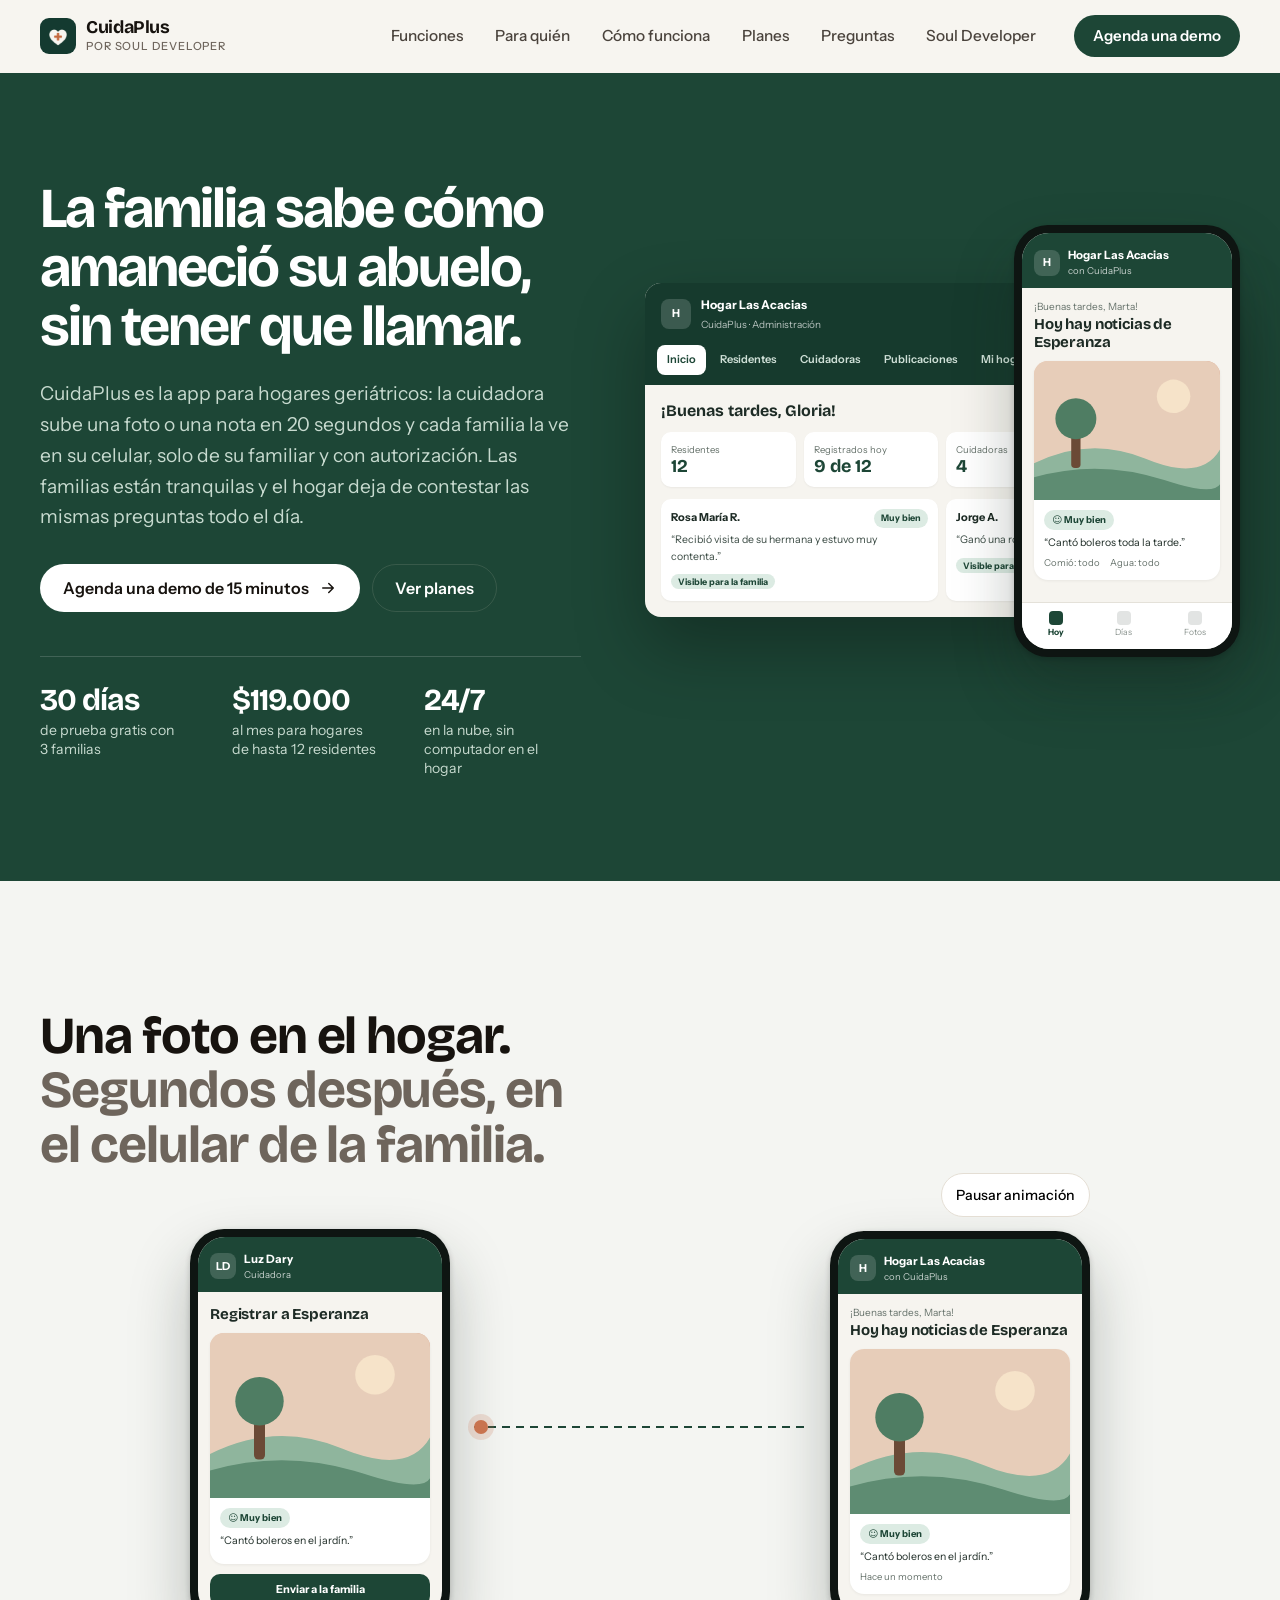
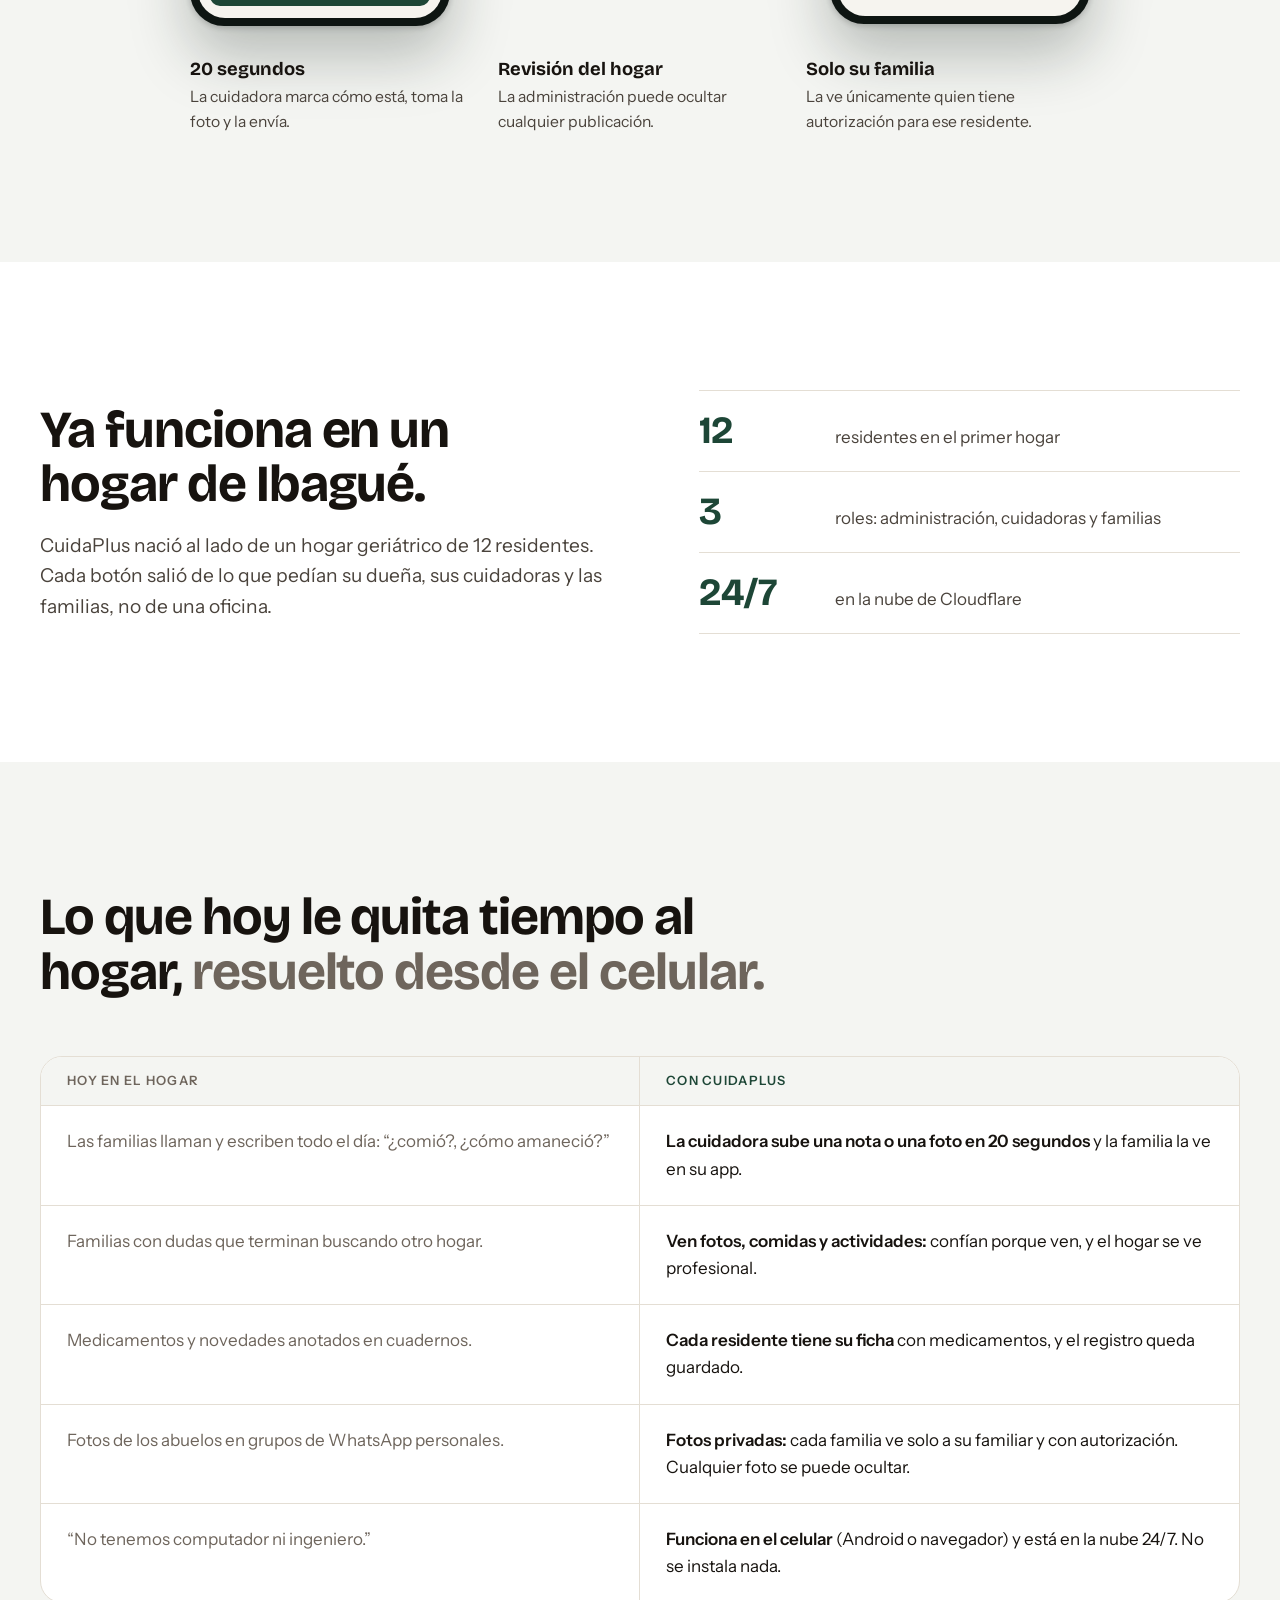
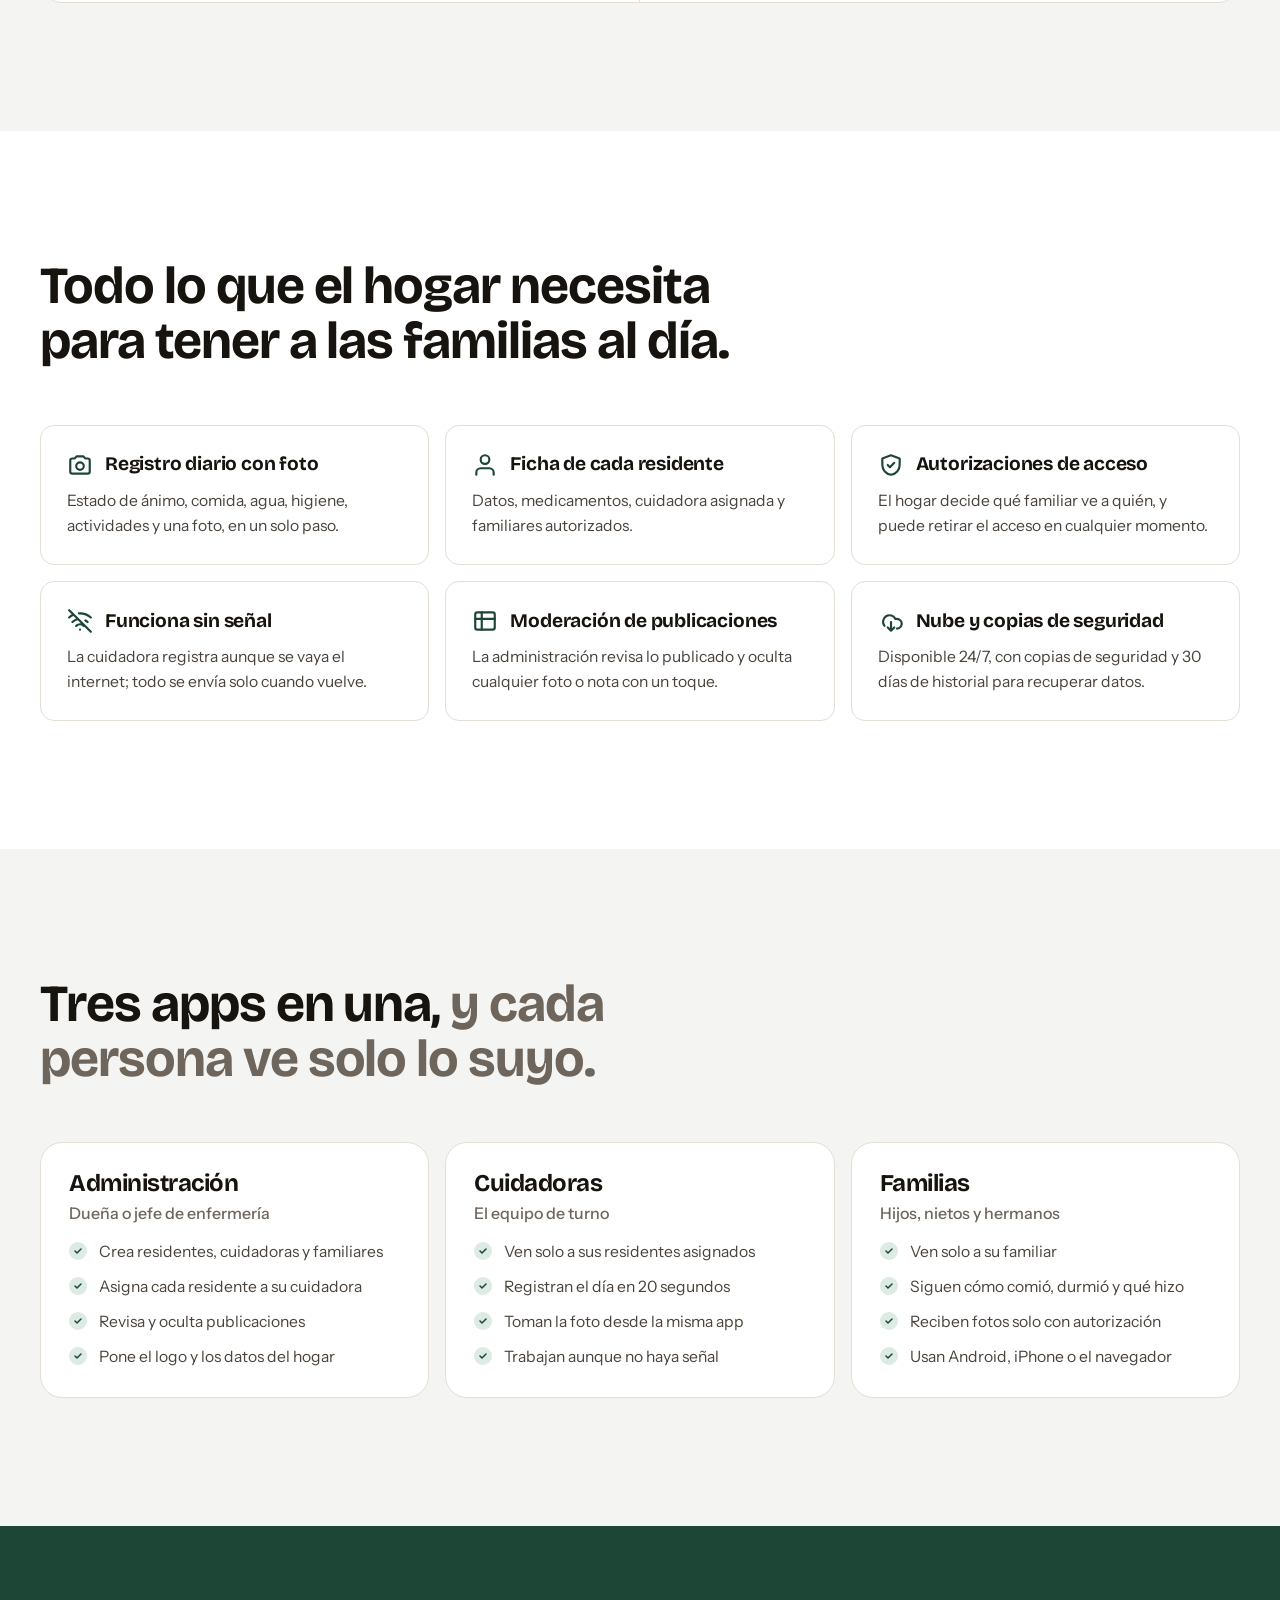
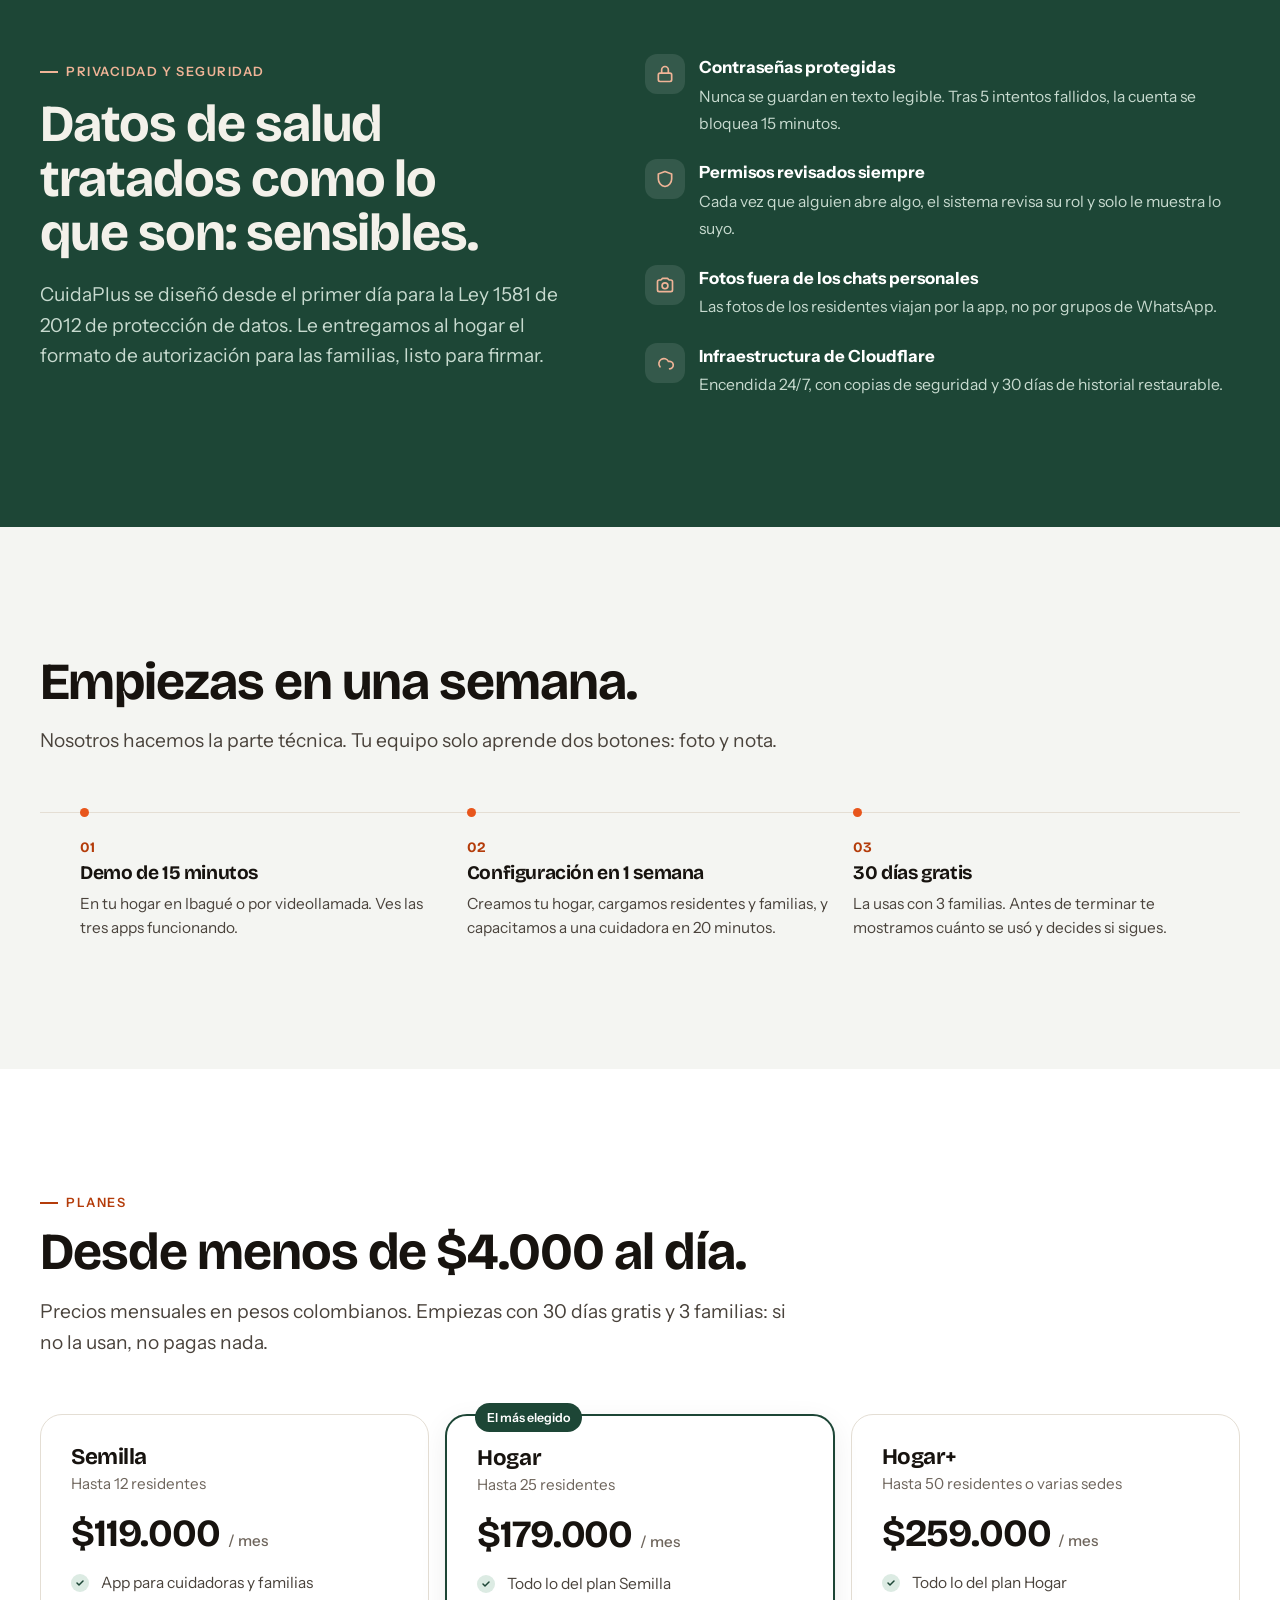
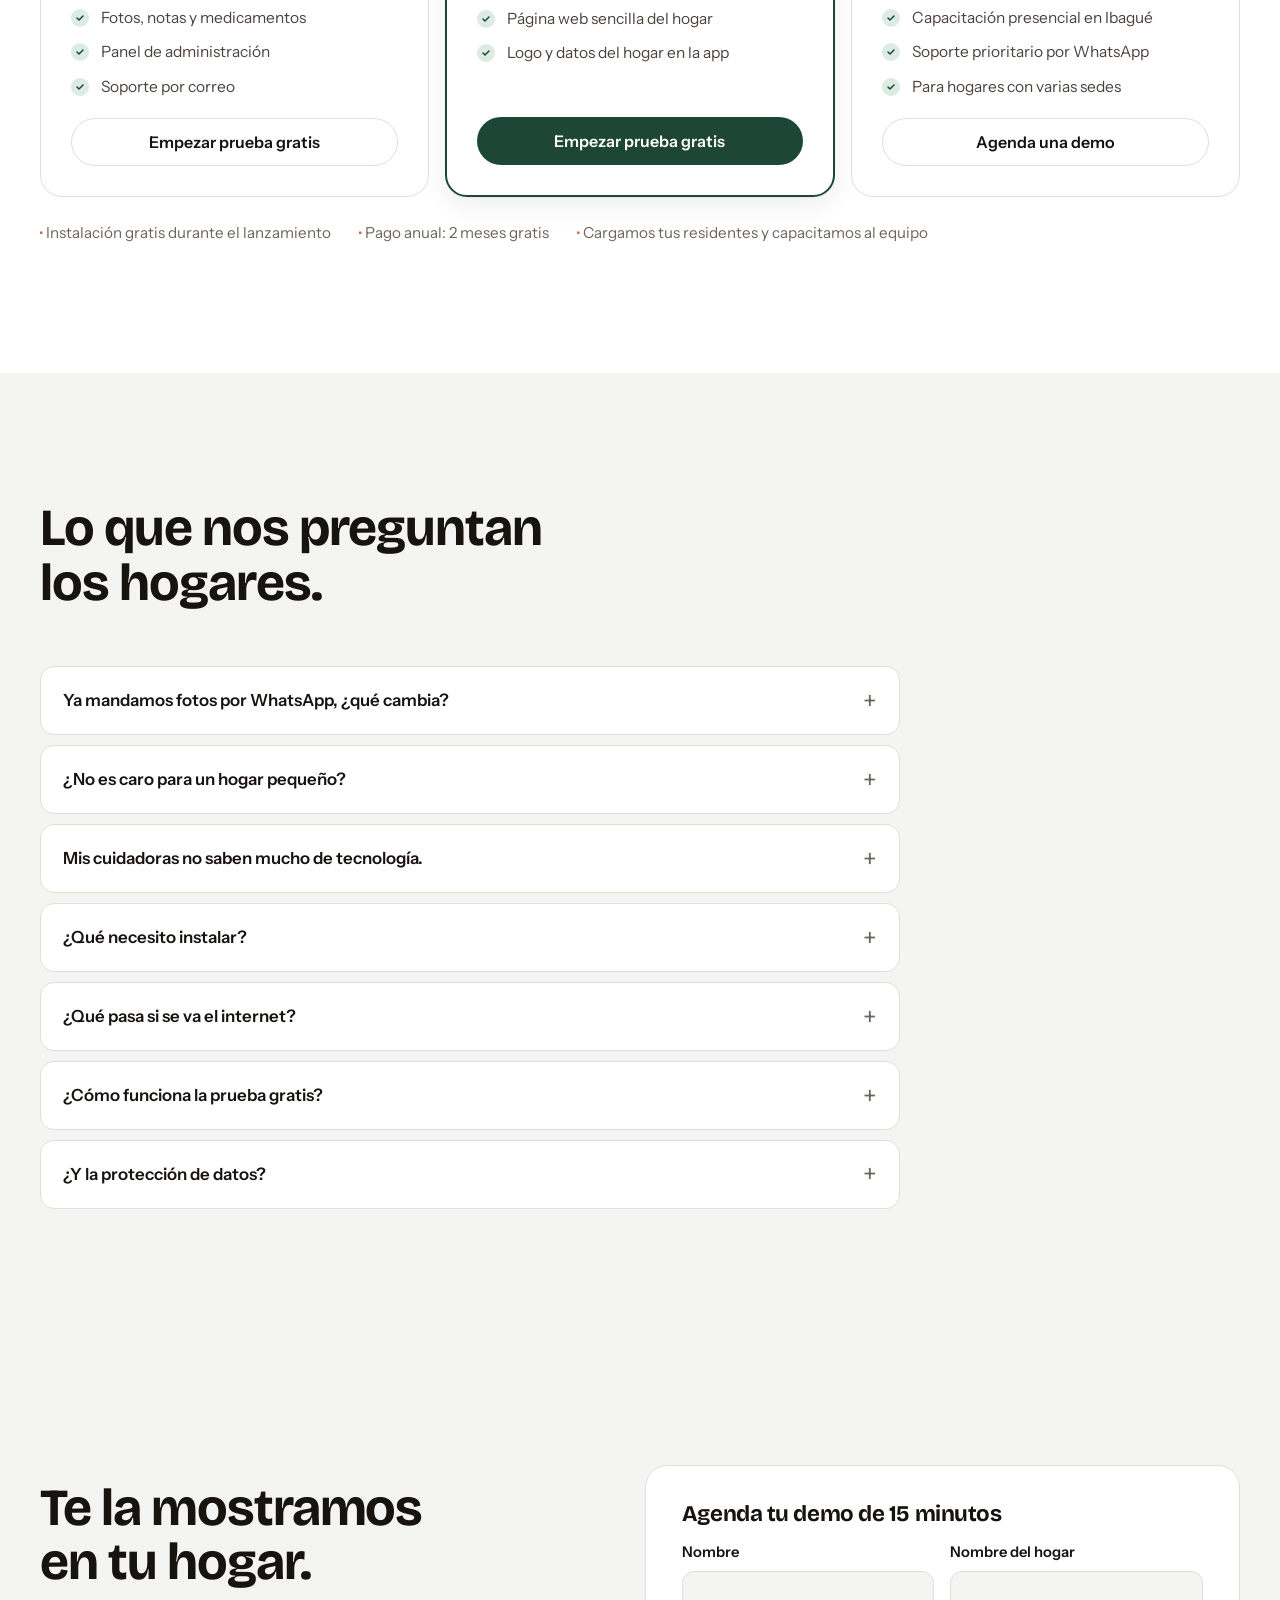
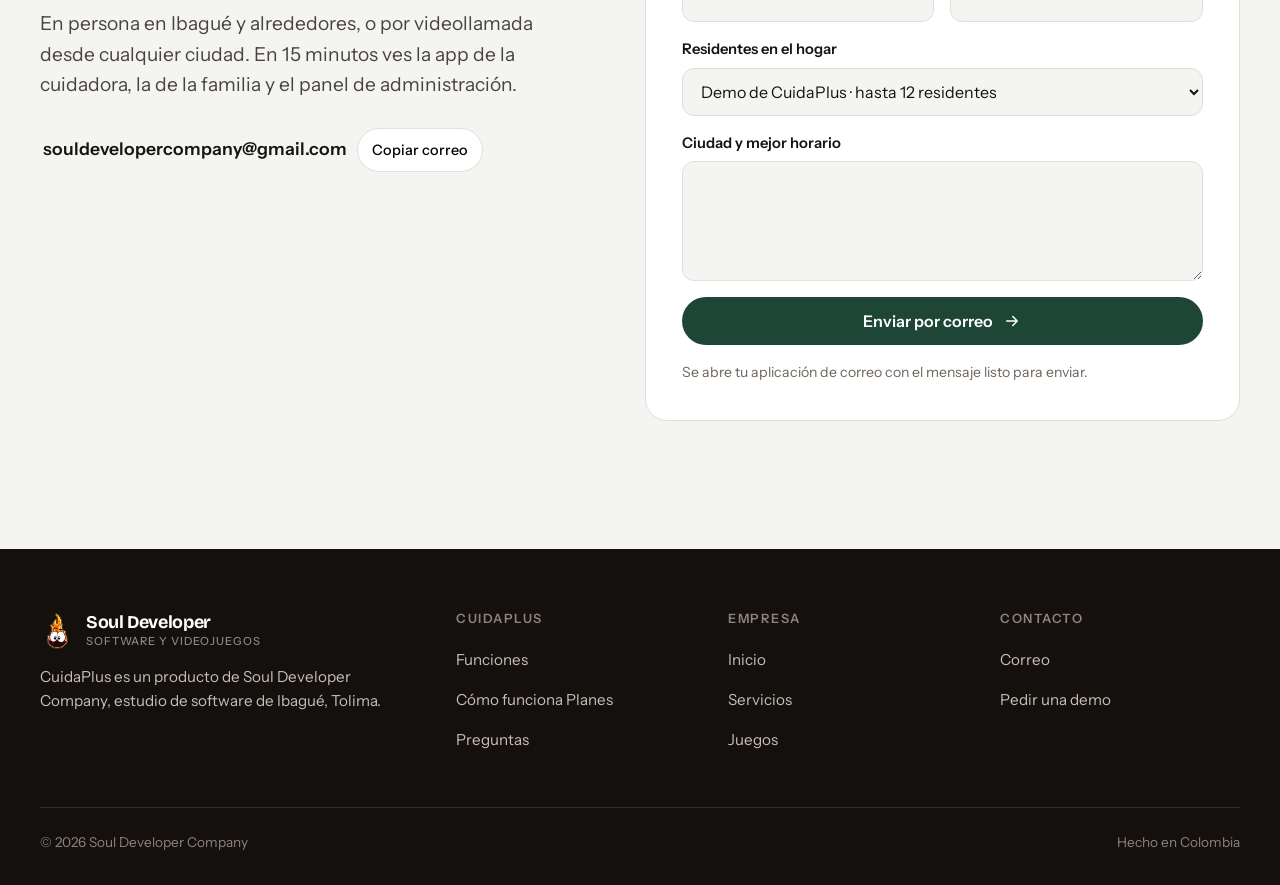
<file: cuidaplus/index.html>
<!doctype html>
<html lang="es">
<head>
  <meta charset="utf-8">
  <meta name="viewport" content="width=device-width, initial-scale=1, viewport-fit=cover">
  <title>CuidaPlus · App para hogares geriátricos y sus familias</title>
  <meta name="description" content="CuidaPlus conecta hogares geriátricos con las familias: las cuidadoras registran fotos, comidas y novedades desde el celular y cada familia ve solo a su familiar. Desde $119.000 al mes, 30 días gratis.">
  <meta name="theme-color" content="#1D4636">
  <meta property="og:type" content="website">
  <meta property="og:title" content="CuidaPlus · La familia sabe cómo amaneció su abuelo">
  <meta property="og:description" content="La cuidadora sube una foto en 20 segundos y la familia la ve al instante. Desde $119.000 al mes, con 30 días gratis.">
  <meta property="og:image" content="https://souldevelopercompany.github.io/img/cuidaplus-icono.png">
  <meta property="og:url" content="https://souldevelopercompany.github.io/cuidaplus/">
  <link rel="canonical" href="https://souldevelopercompany.github.io/cuidaplus/">
  <link rel="icon" type="image/png" href="../img/cuidaplus-icono.png">
  <link rel="preconnect" href="https://fonts.googleapis.com">
  <link rel="preconnect" href="https://fonts.gstatic.com" crossorigin>
  <link rel="stylesheet" href="https://fonts.googleapis.com/css2?family=Bricolage+Grotesque:opsz,wght@12..96,600;12..96,700&family=Instrument+Sans:wght@400;500;600&display=swap">
  <link rel="stylesheet" href="../css/site.css">
</head>
<body>

<svg width="0" height="0" style="position:absolute" aria-hidden="true">
  <defs>
    <symbol id="i-arrow" viewBox="0 0 24 24"><path d="M5 12h14M13 6l6 6-6 6" fill="none" stroke="currentColor" stroke-width="2" stroke-linecap="round" stroke-linejoin="round"/></symbol>
  </defs>
</svg>

<a class="skip" href="#contenido">Saltar al contenido</a>

<header class="topbar" id="topbar">
  <div class="wrap topbar-in">
    <a class="brand" href="./" aria-label="CuidaPlus, inicio">
      <img src="../img/cuidaplus-icono.png" alt="" width="36" height="36" style="border-radius:9px">
      <span>CuidaPlus<small>por Soul Developer</small></span>
    </a>
    <nav class="menu" id="menu" aria-label="Principal">
      <a href="#funciones">Funciones</a>
      <a href="#roles">Para quién</a>
      <a href="#como-funciona">Cómo funciona</a>
      <a href="#planes">Planes</a>
      <a href="#preguntas">Preguntas</a>
      <a href="../">Soul Developer</a>
      <a class="menu-cta" href="#contacto">Agenda una demo de 15 minutos</a>
    </nav>
    <a class="btn btn-care btn-sm" href="#contacto">Agenda una demo</a>
    <button class="burger" id="burger" aria-label="Abrir menú" aria-expanded="false" aria-controls="menu"><span></span><span></span><span></span></button>
  </div>
</header>

<main id="contenido">

  <section class="care-hero">
    <div class="wrap care-grid">
      <div data-enter>
        <div>
          <h1>La familia sabe cómo amaneció su abuelo, sin tener que llamar.</h1>
          <p class="lead">CuidaPlus es la app para hogares geriátricos: la cuidadora sube una foto o una nota en 20 segundos y cada familia la ve en su celular, solo de su familiar y con autorización. Las familias están tranquilas y el hogar deja de contestar las mismas preguntas todo el día.</p>
          <div class="cta-row" style="margin-top:32px">
            <a class="btn btn-light" href="#contacto">Agenda una demo de 15 minutos <svg aria-hidden="true"><use href="#i-arrow"/></svg></a>
            <a class="btn btn-ghost-dark" href="#planes">Ver planes</a>
          </div>
        </div>
        <ul class="hero-facts" aria-label="CuidaPlus en cifras">
          <li><b>30 días</b><span>de prueba gratis con 3 familias</span></li>
          <li><b>$119.000</b><span>al mes para hogares de hasta 12 residentes</span></li>
          <li><b>24/7</b><span>en la nube, sin computador en el hogar</span></li>
        </ul>
      </div>
      <div class="care-ui">
        <div class="panel" role="img" aria-label="Panel de administración de CuidaPlus">
          <div aria-hidden="true">
            <div class="panel-top"><span class="ph-av">H</span><span><b>Hogar Las Acacias</b><br><small style="opacity:.7">CuidaPlus · Administración</small></span></div>
            <div class="panel-nav"><span>Inicio</span><span>Residentes</span><span>Cuidadoras</span><span>Publicaciones</span><span>Mi hogar</span></div>
            <div class="panel-body">
              <p class="panel-h">¡Buenas tardes, Gloria!</p>
              <div class="stats">
                <div class="stat"><small>Residentes</small><b>12</b></div>
                <div class="stat"><small>Registrados hoy</small><b>9 de 12</b></div>
                <div class="stat"><small>Cuidadoras</small><b>4</b></div>
                <div class="stat"><small>Familias</small><b>18</b></div>
              </div>
              <div class="feed">
                <div class="feed-item"><header>Rosa María R. <span class="pill-s">Muy bien</span></header><p>“Recibió visita de su hermana y estuvo muy contenta.”</p><span class="pill-s">Visible para la familia</span></div>
                <div class="feed-item"><header>Jorge A. <span class="pill-s">Bien</span></header><p>“Ganó una ronda de bingo y almorzó todo.”</p><span class="pill-s">Visible para la familia</span></div>
              </div>
            </div>
          </div>
        </div>
        <div class="phone" role="img" aria-label="App de la familia mostrando cómo está un residente hoy">
          <div class="phone-screen" aria-hidden="true">
            <div class="ph-top"><span class="ph-av">H</span><span><b>Hogar Las Acacias</b><small>con CuidaPlus</small></span></div>
            <div class="ph-body">
              <p class="ph-hello">¡Buenas tardes, Marta!</p>
              <p class="ph-title">Hoy hay noticias de Esperanza</p>
              <div class="ph-card">
                <div class="ph-photo"><svg viewBox="0 0 200 150" width="100%" height="100%" preserveAspectRatio="xMidYMid slice"><rect width="200" height="150" fill="#E7CDB9"/><circle cx="150" cy="38" r="18" fill="#F6E3C9"/><path d="M0 110 Q60 80 120 105 T200 95 V150 H0z" fill="#8FB59D"/><path d="M0 125 Q70 105 140 128 T200 120 V150 H0z" fill="#5E8C72"/><rect x="40" y="70" width="10" height="45" rx="4" fill="#6B4A36"/><circle cx="45" cy="62" r="22" fill="#4F7D63"/></svg></div>
                <div class="ph-in"><span class="ph-mood">☺ Muy bien</span><p class="ph-note">“Cantó boleros toda la tarde.”</p><div class="ph-meta"><span>Comió: todo</span><span>Agua: todo</span></div></div>
              </div>
            </div>
            <div class="ph-tabs"><span><i></i>Hoy</span><span><i></i>Días</span><span><i></i>Fotos</span></div>
          </div>
        </div>
      </div>
    </div>
  </section>


  <!-- CÓMO FUNCIONA: demo animada -->
  <section class="sec" id="como-funciona">
    <div class="wrap">
      <div class="sec-head">
        <h2 class="h2">Una foto en el hogar. <span class="soft">Segundos después, en el celular de la familia.</span></h2>
      </div>
      <div class="flow" data-flow>
        <div class="flow-phone phone" role="img" aria-label="La cuidadora toma una foto y la envía">
          <div class="phone-screen" aria-hidden="true">
            <div class="ph-top"><span class="ph-av">LD</span><span><b>Luz Dary</b><small>Cuidadora</small></span></div>
            <div class="ph-body">
              <p class="ph-title">Registrar a Esperanza</p>
              <div class="ph-card"><div class="ph-photo flow-shot"><svg viewBox="0 0 200 150" width="100%" height="100%" preserveAspectRatio="xMidYMid slice"><rect width="200" height="150" fill="#E7CDB9"/><circle cx="150" cy="38" r="18" fill="#F6E3C9"/><path d="M0 110 Q60 80 120 105 T200 95 V150 H0z" fill="#8FB59D"/><path d="M0 125 Q70 105 140 128 T200 120 V150 H0z" fill="#5E8C72"/><rect x="40" y="70" width="10" height="45" rx="4" fill="#6B4A36"/><circle cx="45" cy="62" r="22" fill="#4F7D63"/></svg></div>
              <div class="ph-in"><span class="ph-mood">☺ Muy bien</span><p class="ph-note">“Cantó boleros en el jardín.”</p></div></div>
              <p class="flow-send">Enviar a la familia</p>
            </div>
          </div>
        </div>
        <div class="flow-line" aria-hidden="true"><span class="flow-dot"></span></div>
        <div class="flow-phone phone" role="img" aria-label="La familia recibe la foto en su app">
          <div class="phone-screen" aria-hidden="true">
            <div class="ph-top"><span class="ph-av">H</span><span><b>Hogar Las Acacias</b><small>con CuidaPlus</small></span></div>
            <div class="ph-body">
              <p class="ph-hello">¡Buenas tardes, Marta!</p>
              <p class="ph-title">Hoy hay noticias de Esperanza</p>
              <div class="ph-card flow-arrive"><div class="ph-photo"><svg viewBox="0 0 200 150" width="100%" height="100%" preserveAspectRatio="xMidYMid slice"><rect width="200" height="150" fill="#E7CDB9"/><circle cx="150" cy="38" r="18" fill="#F6E3C9"/><path d="M0 110 Q60 80 120 105 T200 95 V150 H0z" fill="#8FB59D"/><path d="M0 125 Q70 105 140 128 T200 120 V150 H0z" fill="#5E8C72"/><rect x="40" y="70" width="10" height="45" rx="4" fill="#6B4A36"/><circle cx="45" cy="62" r="22" fill="#4F7D63"/></svg></div>
              <div class="ph-in"><span class="ph-mood">☺ Muy bien</span><p class="ph-note">“Cantó boleros en el jardín.”</p><div class="ph-meta"><span>Hace un momento</span></div></div></div>
            </div>
          </div>
        </div>
        <ol class="flow-steps">
          <li><b>20 segundos</b>La cuidadora marca cómo está, toma la foto y la envía.</li>
          <li><b>Revisión del hogar</b>La administración puede ocultar cualquier publicación.</li>
          <li><b>Solo su familia</b>La ve únicamente quien tiene autorización para ese residente.</li>
        </ol>
        <button class="flow-pause" type="button" aria-pressed="false">Pausar animación</button>
      </div>
      <!-- VIDEO: cuando tengas el video de 60 s, guárdalo en video/cuidaplus-demo.mp4 y agrega aquí:
           <video controls preload="none" src="../video/cuidaplus-demo.mp4"></video> -->
    </div>
  </section>

  <!-- EN USO -->
  <section class="sec sec-surface" id="en-uso">
    <div class="wrap proof">
      <div>
        <h2 class="h2">Ya funciona en un hogar de Ibagué.</h2>
        <p class="lead" style="margin-top:18px">CuidaPlus nació al lado de un hogar geriátrico de 12 residentes. Cada botón salió de lo que pedían su dueña, sus cuidadoras y las familias, no de una oficina.</p>
      </div>
      <ul class="proof-facts">
        <li><b>12</b><span>residentes en el primer hogar</span></li>
        <li><b>3</b><span>roles: administración, cuidadoras y familias</span></li>
        <li><b>24/7</b><span>en la nube de Cloudflare</span></li>
      </ul>
      <!-- TESTIMONIO: con permiso de la dueña, agrega aquí su frase, nombre, cargo y el logo del hogar:
      <figure class="quote"><blockquote>“...”</blockquote><figcaption>Nombre · Directora, Hogar ...</figcaption></figure> -->
    </div>
  </section>

  <!-- PROBLEMA / SOLUCIÓN -->
  <section class="sec">
    <div class="wrap">
      <div class="sec-head">
        <h2 class="h2">Lo que hoy le quita tiempo al hogar, <span class="soft">resuelto desde el celular.</span></h2>
      </div>
      <div class="pain">
        <div class="h">Hoy en el hogar</div><div class="h">Con CuidaPlus</div>
        <div>Las familias llaman y escriben todo el día: “¿comió?, ¿cómo amaneció?”</div><div><b>La cuidadora sube una nota o una foto en 20 segundos</b> y la familia la ve en su app.</div>
        <div>Familias con dudas que terminan buscando otro hogar.</div><div><b>Ven fotos, comidas y actividades:</b> confían porque ven, y el hogar se ve profesional.</div>
        <div>Medicamentos y novedades anotados en cuadernos.</div><div><b>Cada residente tiene su ficha</b> con medicamentos, y el registro queda guardado.</div>
        <div>Fotos de los abuelos en grupos de WhatsApp personales.</div><div><b>Fotos privadas:</b> cada familia ve solo a su familiar y con autorización. Cualquier foto se puede ocultar.</div>
        <div>“No tenemos computador ni ingeniero.”</div><div><b>Funciona en el celular</b> (Android o navegador) y está en la nube 24/7. No se instala nada.</div>
      </div>
    </div>
  </section>

  <!-- FUNCIONES -->
  <section class="sec sec-surface" id="funciones">
    <div class="wrap">
      <div class="sec-head">
        <h2 class="h2">Todo lo que el hogar necesita para tener a las familias al día.</h2>
      </div>
      <div class="feat-grid">
        <div class="feat"><span class="ic"><svg viewBox="0 0 24 24" fill="none" stroke-width="2" stroke-linecap="round" stroke-linejoin="round"><path d="M3 8a2 2 0 0 1 2-2h2l2-2h6l2 2h2a2 2 0 0 1 2 2v10a2 2 0 0 1-2 2H5a2 2 0 0 1-2-2z"/><circle cx="12" cy="13" r="3.5"/></svg></span><h3>Registro diario con foto</h3><p>Estado de ánimo, comida, agua, higiene, actividades y una foto, en un solo paso.</p></div>
        <div class="feat"><span class="ic"><svg viewBox="0 0 24 24" fill="none" stroke-width="2" stroke-linecap="round" stroke-linejoin="round"><path d="M20 21v-2a4 4 0 0 0-4-4H8a4 4 0 0 0-4 4v2"/><circle cx="12" cy="7" r="4"/></svg></span><h3>Ficha de cada residente</h3><p>Datos, medicamentos, cuidadora asignada y familiares autorizados.</p></div>
        <div class="feat"><span class="ic"><svg viewBox="0 0 24 24" fill="none" stroke-width="2" stroke-linecap="round" stroke-linejoin="round"><path d="M12 3l8 3v6c0 4.5-3.4 8.3-8 9-4.6-.7-8-4.5-8-9V6z"/><path d="M9 12l2 2 4-4"/></svg></span><h3>Autorizaciones de acceso</h3><p>El hogar decide qué familiar ve a quién, y puede retirar el acceso en cualquier momento.</p></div>
        <div class="feat"><span class="ic"><svg viewBox="0 0 24 24" fill="none" stroke-width="2" stroke-linecap="round" stroke-linejoin="round"><path d="M2 2l20 20M8.5 16.5a5 5 0 0 1 7 0M5 13a10 10 0 0 1 5.2-2.8M19 13a10 10 0 0 0-2-1.5M2 8.8a15 15 0 0 1 4.2-2.7M22 8.8A15 15 0 0 0 11 5M12 20h.01"/></svg></span><h3>Funciona sin señal</h3><p>La cuidadora registra aunque se vaya el internet; todo se envía solo cuando vuelve.</p></div>
        <div class="feat"><span class="ic"><svg viewBox="0 0 24 24" fill="none" stroke-width="2" stroke-linecap="round" stroke-linejoin="round"><rect x="3" y="4" width="18" height="16" rx="2"/><path d="M3 10h18M9 4v16"/></svg></span><h3>Moderación de publicaciones</h3><p>La administración revisa lo publicado y oculta cualquier foto o nota con un toque.</p></div>
        <div class="feat"><span class="ic"><svg viewBox="0 0 24 24" fill="none" stroke-width="2" stroke-linecap="round" stroke-linejoin="round"><path d="M17.5 19a4.5 4.5 0 1 0-1.4-8.8A6 6 0 1 0 6 16.5"/><path d="M12 13v8M9 18l3 3 3-3"/></svg></span><h3>Nube y copias de seguridad</h3><p>Disponible 24/7, con copias de seguridad y 30 días de historial para recuperar datos.</p></div>
      </div>
    </div>
  </section>

  <!-- ROLES -->
  <section class="sec" id="roles">
    <div class="wrap">
      <div class="sec-head">
        <h2 class="h2">Tres apps en una, <span class="soft">y cada persona ve solo lo suyo.</span></h2>
      </div>
      <div class="roles">
        <div class="role"><h3>Administración <span>Dueña o jefe de enfermería</span></h3><ul><li>Crea residentes, cuidadoras y familiares</li><li>Asigna cada residente a su cuidadora</li><li>Revisa y oculta publicaciones</li><li>Pone el logo y los datos del hogar</li></ul></div>
        <div class="role"><h3>Cuidadoras <span>El equipo de turno</span></h3><ul><li>Ven solo a sus residentes asignados</li><li>Registran el día en 20 segundos</li><li>Toman la foto desde la misma app</li><li>Trabajan aunque no haya señal</li></ul></div>
        <div class="role"><h3>Familias <span>Hijos, nietos y hermanos</span></h3><ul><li>Ven solo a su familiar</li><li>Siguen cómo comió, durmió y qué hizo</li><li>Reciben fotos solo con autorización</li><li>Usan Android, iPhone o el navegador</li></ul></div>
      </div>
    </div>
  </section>

  <!-- SEGURIDAD -->
  <section class="sec sec-care" id="seguridad">
    <div class="wrap care-grid" style="align-items:start">
      <div>
        <p class="kicker">Privacidad y seguridad</p>
        <h2 class="h2" style="margin-top:16px">Datos de salud tratados como lo que son: sensibles.</h2>
        <p class="lead" style="margin-top:18px">CuidaPlus se diseñó desde el primer día para la Ley 1581 de 2012 de protección de datos. Le entregamos al hogar el formato de autorización para las familias, listo para firmar.</p>
      </div>
      <ul class="care-points" style="margin:0">
        <li><span class="ic"><svg viewBox="0 0 24 24" fill="none" stroke-width="2" stroke-linecap="round" stroke-linejoin="round"><rect x="4" y="11" width="16" height="10" rx="2"/><path d="M8 11V7a4 4 0 0 1 8 0v4"/></svg></span><div><b>Contraseñas protegidas</b><span>Nunca se guardan en texto legible. Tras 5 intentos fallidos, la cuenta se bloquea 15 minutos.</span></div></li>
        <li><span class="ic"><svg viewBox="0 0 24 24" fill="none" stroke-width="2" stroke-linecap="round" stroke-linejoin="round"><path d="M12 3l8 3v6c0 4.5-3.4 8.3-8 9-4.6-.7-8-4.5-8-9V6z"/></svg></span><div><b>Permisos revisados siempre</b><span>Cada vez que alguien abre algo, el sistema revisa su rol y solo le muestra lo suyo.</span></div></li>
        <li><span class="ic"><svg viewBox="0 0 24 24" fill="none" stroke-width="2" stroke-linecap="round" stroke-linejoin="round"><path d="M3 8a2 2 0 0 1 2-2h2l2-2h6l2 2h2a2 2 0 0 1 2 2v10a2 2 0 0 1-2 2H5a2 2 0 0 1-2-2z"/><circle cx="12" cy="13" r="3.5"/></svg></span><div><b>Fotos fuera de los chats personales</b><span>Las fotos de los residentes viajan por la app, no por grupos de WhatsApp.</span></div></li>
        <li><span class="ic"><svg viewBox="0 0 24 24" fill="none" stroke-width="2" stroke-linecap="round" stroke-linejoin="round"><path d="M17.5 19a4.5 4.5 0 1 0-1.4-8.8A6 6 0 1 0 6 16.5"/></svg></span><div><b>Infraestructura de Cloudflare</b><span>Encendida 24/7, con copias de seguridad y 30 días de historial restaurable.</span></div></li>
      </ul>
    </div>
  </section>

  <!-- EMPEZAR -->
  <section class="sec" id="empezar">
    <div class="wrap">
      <div class="sec-head">
        <h2 class="h2">Empiezas en una semana.</h2>
        <p class="lead">Nosotros hacemos la parte técnica. Tu equipo solo aprende dos botones: foto y nota.</p>
      </div>
      <ol class="steps steps-3" style="list-style:none;margin:0">
        <li class="step"><h3>Demo de 15 minutos</h3><p>En tu hogar en Ibagué o por videollamada. Ves las tres apps funcionando.</p></li>
        <li class="step"><h3>Configuración en 1 semana</h3><p>Creamos tu hogar, cargamos residentes y familias, y capacitamos a una cuidadora en 20 minutos.</p></li>
        <li class="step"><h3>30 días gratis</h3><p>La usas con 3 familias. Antes de terminar te mostramos cuánto se usó y decides si sigues.</p></li>
      </ol>
    </div>
  </section>

  <!-- PLANES -->
  <section class="sec sec-surface" id="planes">
    <div class="wrap">
      <div class="sec-head">
        <p class="kicker">Planes</p>
        <h2 class="h2">Desde menos de $4.000 al día.</h2>
        <p class="lead">Precios mensuales en pesos colombianos. Empiezas con 30 días gratis y 3 familias: si no la usan, no pagas nada.</p>
      </div>
      <div class="plans">
        <div class="plan">
          <div><h3>Semilla</h3><p class="who">Hasta 12 residentes</p></div>
          <p class="price">$119.000 <small>/ mes</small></p>
          <ul><li>App para cuidadoras y familias</li><li>Fotos, notas y medicamentos</li><li>Panel de administración</li><li>Soporte por correo</li></ul>
          <a class="btn btn-line" href="#contacto">Empezar prueba gratis</a>
        </div>
        <div class="plan is-main">
          <span class="plan-badge">El más elegido</span>
          <div><h3>Hogar</h3><p class="who">Hasta 25 residentes</p></div>
          <p class="price">$179.000 <small>/ mes</small></p>
          <ul><li>Todo lo del plan Semilla</li><li>Página web sencilla del hogar</li><li>Logo y datos del hogar en la app</li></ul>
          <a class="btn btn-care" href="#contacto">Empezar prueba gratis</a>
        </div>
        <div class="plan">
          <div><h3>Hogar+</h3><p class="who">Hasta 50 residentes o varias sedes</p></div>
          <p class="price">$259.000 <small>/ mes</small></p>
          <ul><li>Todo lo del plan Hogar</li><li>Capacitación presencial en Ibagué</li><li>Soporte prioritario por WhatsApp</li><li>Para hogares con varias sedes</li></ul>
          <a class="btn btn-line" href="#contacto">Agenda una demo</a>
        </div>
      </div>
      <p class="plans-note"><span>Instalación gratis durante el lanzamiento</span><span>Pago anual: 2 meses gratis</span><span>Cargamos tus residentes y capacitamos al equipo</span></p>
    </div>
  </section>

  <!-- PREGUNTAS -->
  <section class="sec" id="preguntas">
    <div class="wrap">
      <div class="sec-head">
        <h2 class="h2">Lo que nos preguntan los hogares.</h2>
      </div>
      <div class="faq">
        <details><summary>Ya mandamos fotos por WhatsApp, ¿qué cambia?</summary><p>Que las familias no se mezclan, las fotos no circulan por chats personales y la administración puede ocultar cualquier publicación. Además queda un historial ordenado por residente.</p></details>
        <details><summary>¿No es caro para un hogar pequeño?</summary><p>El plan Semilla cuesta menos de $4.000 al día. Si gracias a CuidaPlus una sola familia se queda un mes más en tu hogar, la app se paga sola por todo el año.</p></details>
        <details><summary>Mis cuidadoras no saben mucho de tecnología.</summary><p>Si usan WhatsApp, saben usar CuidaPlus: es un botón para la foto y otro para la nota. Nosotros capacitamos al equipo en unos 20 minutos.</p></details>
        <details><summary>¿Qué necesito instalar?</summary><p>Nada en el hogar. Las cuidadoras usan la app de Android o el navegador del celular, las familias igual, y la administración entra desde cualquier computador o teléfono.</p></details>
        <details><summary>¿Qué pasa si se va el internet?</summary><p>La cuidadora puede seguir registrando. La información se guarda en el teléfono y se envía sola cuando vuelve la conexión.</p></details>
        <details><summary>¿Cómo funciona la prueba gratis?</summary><p>Creamos tu hogar, cargamos de 3 a 5 residentes con sus familias y capacitamos a una cuidadora. Durante 30 días la usas sin costo; al final decides si continúas.</p></details>
        <details><summary>¿Y la protección de datos?</summary><p>Cada persona entra con usuario y contraseña, cada rol ve solo lo suyo y las familias ven fotos solo con autorización vigente. Te damos el formato de autorización de tratamiento de datos para las familias.</p></details>
      </div>
    </div>
  </section>

  <!-- CONTACTO -->
  <section class="sec" id="contacto">
    <div class="wrap contact">
      <div>
        <h2 class="h2" style="margin:16px 0 18px">Te la mostramos en tu hogar.</h2>
        <p class="lead">En persona en Ibagué y alrededores, o por videollamada desde cualquier ciudad. En 15 minutos ves la app de la cuidadora, la de la familia y el panel de administración.</p>
        <p class="mail"><a class="btn btn-wa" data-wa="Hola, quiero agendar una demo de CuidaPlus" href="#contacto" hidden>Agendar por WhatsApp</a></p>
        <p class="mail"><a class="link" href="mailto:souldevelopercompany@gmail.com?subject=Demo%20de%20CuidaPlus">souldevelopercompany@gmail.com</a><button class="copy-btn" type="button" data-copy="souldevelopercompany@gmail.com">Copiar correo</button></p>
      </div>
      <form class="form" id="form" novalidate>
        <h3>Agenda tu demo de 15 minutos</h3>
        <div class="row2">
          <div class="field"><label for="f-name">Nombre</label><input id="f-name" name="nombre" autocomplete="name" required><span class="err">Escribe tu nombre.</span></div>
          <div class="field"><label for="f-org">Nombre del hogar</label><input id="f-org" name="empresa" autocomplete="organization"></div>
        </div>
        <div class="field"><label for="f-topic">Residentes en el hogar</label>
          <select id="f-topic" name="tema">
            <option>Demo de CuidaPlus · hasta 12 residentes</option>
            <option>Demo de CuidaPlus · 13 a 25 residentes</option>
            <option>Demo de CuidaPlus · más de 25 o varias sedes</option>
          </select>
        </div>
        <div class="field"><label for="f-msg">Ciudad y mejor horario</label><textarea id="f-msg" name="mensaje" required></textarea><span class="err">Cuéntanos la ciudad y cuándo te queda bien.</span></div>
        <button class="btn btn-care" type="submit">Enviar por correo <svg aria-hidden="true"><use href="#i-arrow"/></svg></button>
        <p class="form-note">Se abre tu aplicación de correo con el mensaje listo para enviar.</p>
      </form>
    </div>
  </section>

</main>

<footer class="footer">
  <div class="wrap">
    <div class="foot-grid">
      <div>
        <a class="brand" href="../"><img src="../img/chispa-128.png" alt="" width="36" height="36"><span>Soul Developer<small>Software y videojuegos</small></span></a>
        <p>CuidaPlus es un producto de Soul Developer Company, estudio de software de Ibagué, Tolima.</p>
      </div>
      <div><h4>CuidaPlus</h4><ul><li><a href="#funciones">Funciones</a></li><li><a href="#como-funciona">Cómo funciona</a>
      <a href="#planes">Planes</a></li><li><a href="#preguntas">Preguntas</a></li></ul></div>
      <div><h4>Empresa</h4><ul><li><a href="../">Inicio</a></li><li><a href="../#servicios">Servicios</a></li><li><a href="../#juegos">Juegos</a></li></ul></div>
      <div><h4>Contacto</h4><ul><li><a href="mailto:souldevelopercompany@gmail.com">Correo</a></li><li><a href="#contacto">Pedir una demo</a></li></ul></div>
    </div>
    <div class="foot-bottom"><span>© 2026 Soul Developer Company</span><span>Hecho en Colombia</span></div>
  </div>
</footer>

<a class="wa-float" data-wa="Hola, quiero agendar una demo de CuidaPlus" href="#contacto" hidden aria-label="Escribir por WhatsApp"><svg viewBox="0 0 24 24" aria-hidden="true"><path d="M12 2a10 10 0 0 0-8.6 15.1L2 22l5-1.3A10 10 0 1 0 12 2zm5.3 14.1c-.2.6-1.3 1.2-1.8 1.2-.5.1-1 .2-3.3-.7a11 11 0 0 1-4.3-3.8 4.9 4.9 0 0 1-1-2.6 2.8 2.8 0 0 1 .9-2.1 1 1 0 0 1 .7-.3h.5c.2 0 .4 0 .6.5l.8 2c.1.2.1.4 0 .5l-.3.5-.4.4c-.1.1-.3.3-.1.6a8 8 0 0 0 1.5 1.8 7 7 0 0 0 2.1 1.3c.3.1.5.1.6-.1l.9-1c.2-.3.4-.2.6-.1l1.9.9c.3.1.5.2.5.3.1.2.1.7-.2 1.4z" fill="currentColor"/></svg></a>
<script src="../js/site.js" defer></script>
</body>
</html>
</file>
<file: css/site.css>
/* Soul Developer Company — sitio corporativo (software + videojuegos)
   Base clara y sobria; el naranja de Chispa como acento de marca;
   el verde de CuidaPlus para la línea de software; carbón para los juegos. */
:root{
  --bg:#F7F5F0;
  --surface:#FFFFFF;
  --ink:#17130F;
  --ink-2:#4A433C;
  --muted:#6E655C;
  --line:#E4DED4;
  --brand:#E8561C;
  --brand-ink:#B43C0A;
  --brand-soft:#FCE9DF;
  --care:#1D4636;
  --care-2:#2C5F4B;
  --care-soft:#DCEBE3;
  --care-accent:#C8734F;
  --coal:#14100E;
  --coal-2:#1F1916;
  --coal-line:rgba(255,235,220,.12);
  --f-head:"Bricolage Grotesque","Segoe UI",system-ui,sans-serif;
  --f-body:"Inter","Segoe UI",system-ui,sans-serif;
  --r:14px;
  --r-lg:22px;
  --gut:16px;
  --max:1200px;
  --shadow:0 1px 2px rgba(23,19,15,.06),0 8px 28px rgba(23,19,15,.07);
  color-scheme:light;
}
@media(min-width:760px){:root{--gut:32px}}
*{box-sizing:border-box}
html{scroll-behavior:smooth;scroll-padding-top:80px;-webkit-text-size-adjust:100%}
body{margin:0;background:var(--bg);color:var(--ink);font:400 1.0625rem/1.6 var(--f-body);-webkit-font-smoothing:antialiased;overflow-x:hidden}
img{max-width:100%;height:auto;display:block}
a{color:inherit}
h1,h2,h3,h4{font-family:var(--f-head);font-weight:700;line-height:1.05;margin:0;letter-spacing:-.02em;text-wrap:balance}
p{margin:0}
ul{margin:0;padding:0;list-style:none}
:focus-visible{outline:3px solid var(--brand);outline-offset:3px;border-radius:6px}
.wrap{max-width:calc(var(--max) + 2*var(--gut));margin:0 auto;padding:0 var(--gut)}
.skip{position:absolute;left:-999px;top:8px;background:var(--ink);color:#fff;padding:10px 16px;border-radius:8px;z-index:200}
.skip:focus{left:12px}
.sr{position:absolute;width:1px;height:1px;overflow:hidden;clip:rect(0 0 0 0);white-space:nowrap}

/* Tipografía de apoyo */
.kicker{display:inline-flex;align-items:center;gap:8px;font:600 .8rem/1 var(--f-body);letter-spacing:.12em;text-transform:uppercase;color:var(--brand-ink)}
.kicker::before{content:"";width:18px;height:2px;background:currentColor}
.h2{font-size:clamp(2rem,4.2vw,3.25rem)}
.h2 .soft{color:var(--muted)}
.lead{font-size:clamp(1.08rem,1.5vw,1.25rem);color:var(--ink-2);max-width:60ch}
.sec-head{display:grid;gap:16px;margin-bottom:clamp(32px,5vw,56px);max-width:760px}

/* Botones */
.btn{display:inline-flex;align-items:center;justify-content:center;gap:10px;min-height:48px;padding:12px 22px;border-radius:999px;font:600 1rem/1 var(--f-body);text-decoration:none;border:1.5px solid transparent;cursor:pointer;transition:transform .15s ease,background .2s,border-color .2s,color .2s,box-shadow .2s;white-space:nowrap}
.btn:hover{transform:translateY(-2px)}
.btn:active{transform:translateY(1px) scale(.98)}
.btn svg{width:18px;height:18px;transition:transform .2s}
.btn:hover svg{transform:translateX(3px)}
.btn-primary{background:var(--ink);color:#fff}
.btn-primary:hover{background:#000;box-shadow:0 8px 20px rgba(0,0,0,.18)}
.btn-brand{background:var(--brand);color:#fff}
.btn-brand:hover{background:var(--brand-ink)}
.btn-line{border-color:var(--line);background:var(--surface);color:var(--ink)}
.btn-line:hover{border-color:var(--ink)}
.btn-care{background:var(--care);color:#fff}
.btn-care:hover{background:#12352a}
.btn-light{background:#fff;color:var(--ink)}
.btn-ghost-dark{border-color:var(--coal-line);color:#fff}
.btn-ghost-dark:hover{border-color:#fff}
.btn-sm{min-height:42px;padding:10px 18px;font-size:.94rem}
.link{font-weight:600;text-decoration:none;background:linear-gradient(currentColor,currentColor) 0 100%/0 1.5px no-repeat;transition:background-size .25s;padding-bottom:2px}
.link:hover{background-size:100% 1.5px}

/* Barra superior */
.topbar{position:sticky;top:0;z-index:100;background:rgba(247,245,240,.86);backdrop-filter:saturate(1.4) blur(14px);-webkit-backdrop-filter:saturate(1.4) blur(14px);border-bottom:1px solid transparent;transition:border-color .2s}
.topbar.is-scrolled{border-color:var(--line)}
.topbar-in{display:flex;align-items:center;gap:24px;height:72px}
.brand{display:flex;align-items:center;gap:10px;text-decoration:none;font:700 1.12rem/1 var(--f-head);letter-spacing:-.02em;flex-shrink:0}
.brand img{width:36px;height:36px}
.brand small{display:block;font:500 .7rem/1.2 var(--f-body);letter-spacing:.08em;text-transform:uppercase;color:var(--muted);margin-top:3px}
.menu{display:flex;gap:4px;margin-left:auto}
.menu a{text-decoration:none;font-weight:500;font-size:.96rem;padding:10px 14px;border-radius:999px;color:var(--ink-2);transition:background .2s,color .2s}
.menu a:hover,.menu a[aria-current]{background:rgba(23,19,15,.06);color:var(--ink)}
.topbar .btn{flex-shrink:0}
.burger{display:none;margin-left:auto;width:48px;height:48px;border:1px solid var(--line);border-radius:12px;background:var(--surface);cursor:pointer;align-items:center;justify-content:center;flex-direction:column;gap:5px}
.burger span{width:20px;height:2px;background:var(--ink);transition:transform .2s,opacity .2s}
.burger[aria-expanded="true"] span:nth-child(1){transform:translateY(7px) rotate(45deg)}
.burger[aria-expanded="true"] span:nth-child(2){opacity:0}
.burger[aria-expanded="true"] span:nth-child(3){transform:translateY(-7px) rotate(-45deg)}
@media(max-width:980px){
  .burger{display:inline-flex}
  .topbar .btn{display:none}
  .menu{position:fixed;inset:72px 0 0;background:var(--bg);flex-direction:column;gap:0;padding:16px var(--gut) 32px;margin:0;transform:translateY(-8px);opacity:0;visibility:hidden;transition:opacity .2s,transform .2s,visibility .2s;overflow:auto}
  .menu.is-open{opacity:1;transform:none;visibility:visible}
  .menu a{font:600 1.5rem/1 var(--f-head);padding:18px 4px;border-radius:0;border-bottom:1px solid var(--line)}
  .menu .menu-cta{display:flex!important;margin-top:24px;border:0;font:600 1rem/1 var(--f-body);justify-content:center;background:var(--ink);color:#fff;border-radius:999px;padding:16px}
}
.menu .menu-cta{display:none}

/* Secciones */
.sec{padding:clamp(72px,10vw,128px) 0}
.sec-surface{background:var(--surface)}
.sec-dark{background:var(--coal);color:#F4EEE8}
.sec-dark .lead{color:#C9BFB6}
.sec-dark .kicker{color:#FF8A57}
.sec-dark .h2 .soft{color:#8F847B}
.sec-care{background:var(--care);color:#F3F1EA}
.sec-care .lead{color:#C7DACF}
.sec-care .kicker{color:#F0B497}

/* Hero */
.hero{padding:clamp(40px,6vw,72px) 0 clamp(56px,7vw,96px);min-height:calc(100svh - 72px);display:flex;align-items:center}
.hero-grid{display:grid;grid-template-columns:1.05fr 1fr;gap:clamp(32px,5vw,72px);align-items:center}
.hero h1{font-size:clamp(2.6rem,6vw,4.9rem);letter-spacing:-.035em;margin:20px 0 22px}
.hero h1 em{font-style:normal;color:var(--brand)}
.hero .lead{margin-bottom:32px}
.cta-row{display:flex;flex-wrap:wrap;gap:12px}
.hero-facts{display:grid;grid-template-columns:repeat(3,auto);justify-content:start;gap:clamp(20px,4vw,48px);margin-top:44px;padding-top:28px;border-top:1px solid var(--line)}
.hero-facts b{display:block;font:700 1.9rem/1 var(--f-head);letter-spacing:-.03em}
.hero-facts span{display:block;font-size:.88rem;color:var(--muted);margin-top:6px;max-width:16ch;line-height:1.35}
.hero-visual{position:relative;aspect-ratio:1/1.02}
.hv-game{position:absolute;inset:0 0 auto 12%;aspect-ratio:1024/500;border-radius:var(--r-lg);overflow:hidden;box-shadow:var(--shadow)}
.hv-game img{width:100%;height:100%;object-fit:cover;transition:transform .5s ease}
.hv-game:hover img{transform:scale(1.03)}
.hv-game2{inset:auto 22% 0 0;z-index:1}
.hv-phone{position:absolute;right:0;top:20%;width:46%;z-index:2}
@media(max-width:900px){
  .hero{min-height:0}
  .hero-grid{grid-template-columns:1fr}
  .hero-visual{max-width:560px;width:100%;margin:0 auto}
}
@media(max-width:480px){
  .hero-facts{grid-template-columns:1fr 1fr 1fr;gap:14px}
  .hero-facts b{font-size:1.5rem}
  .cta-row .btn{flex:1 1 100%}
}

/* Entrada del hero */
@media(prefers-reduced-motion:no-preference){
  [data-enter] > *{animation:enter .8s cubic-bezier(.2,.7,.2,1) both}
  [data-enter] > *:nth-child(2){animation-delay:.12s}
  .hero-visual > *{animation:enter .9s cubic-bezier(.2,.7,.2,1) both}
  .hero-visual > *:nth-child(2){animation-delay:.15s}
  .hero-visual > *:nth-child(3){animation-delay:.3s}
}
@keyframes enter{from{opacity:0;transform:translateY(18px)}}

/* Teléfono (maqueta de la app CuidaPlus) */
.phone{background:#0E1512;border-radius:34px;padding:8px;box-shadow:0 30px 60px rgba(20,35,28,.28),0 2px 6px rgba(0,0,0,.2)}
.phone-screen{background:#F6F4EF;border-radius:27px;overflow:hidden;font-size:11px;line-height:1.4;color:#1d2b25}
.ph-top{background:var(--care);color:#fff;padding:14px 12px 10px;display:flex;align-items:center;gap:8px}
.ph-av{width:26px;height:26px;border-radius:8px;background:rgba(255,255,255,.16);display:grid;place-items:center;font-weight:700;font-size:11px}
.ph-top b{display:block;font-size:11.5px}
.ph-top small{opacity:.75;font-size:9.5px}
.ph-chip{margin-left:auto;background:rgba(255,255,255,.14);border-radius:999px;padding:4px 8px;font-size:9px;white-space:nowrap;display:flex;align-items:center;gap:4px}
.ph-chip i{width:6px;height:6px;border-radius:50%;background:#3DDC97}
.ph-body{padding:12px}
.ph-hello{color:#66726b;font-size:10px}
.ph-title{font:700 15px/1.15 var(--f-head);margin:2px 0 10px;color:#1d2b25;letter-spacing:-.01em}
.ph-card{background:#fff;border-radius:14px;overflow:hidden;box-shadow:0 1px 3px rgba(0,0,0,.06);margin-bottom:10px}
.ph-photo{aspect-ratio:4/3;background:linear-gradient(135deg,#E9C9B5,#C8734F);position:relative;overflow:hidden}
.ph-photo img{width:100%;height:100%;object-fit:cover}
.ph-in{padding:10px}
.ph-mood{display:inline-flex;align-items:center;gap:4px;background:var(--care-soft);color:var(--care);font-weight:700;border-radius:999px;padding:3px 8px;font-size:9.5px}
.ph-note{margin:6px 0;font-size:10.5px}
.ph-meta{display:flex;gap:10px;color:#66726b;font-size:9.5px}
.ph-tabs{display:flex;justify-content:space-around;border-top:1px solid #e4e1d9;padding:8px 0 10px;color:#8b948f;font-size:8.5px;background:#fff}
.ph-tabs span{display:grid;justify-items:center;gap:2px}
.ph-tabs span:first-child{color:var(--care);font-weight:700}
.ph-tabs i{width:14px;height:14px;border-radius:4px;background:currentColor;opacity:.25}
.ph-tabs span:first-child i{opacity:1}

/* Líneas de negocio */
.lines{display:grid;grid-template-columns:1fr 1fr;gap:20px}
.line-card{position:relative;display:flex;flex-direction:column;border-radius:var(--r-lg);overflow:hidden;text-decoration:none;background:var(--surface);border:1px solid var(--line);transition:transform .25s,box-shadow .25s}
.line-card:hover{transform:translateY(-2px);box-shadow:var(--shadow)}
.line-media{aspect-ratio:16/9;overflow:hidden;position:relative}
.line-media img{width:100%;height:100%;object-fit:cover;transition:transform .5s}
.line-card:hover .line-media img{transform:scale(1.03)}
.line-media.care{background:var(--care);display:grid;place-items:center;padding:24px 0 0}
.line-media.care .ui-row{display:flex;gap:16px;align-items:flex-end;height:100%;width:86%}
.line-body{padding:28px;display:grid;gap:12px;flex:1;align-content:start}
.line-tag{display:flex;align-items:center;gap:10px;font-weight:600;font-size:.9rem;color:var(--muted)}
.line-tag img{width:28px;height:28px;border-radius:7px}
.line-body h3{font-size:clamp(1.5rem,2.4vw,2rem)}
.line-body p{color:var(--ink-2)}
.line-list{display:flex;flex-wrap:wrap;gap:8px;margin-top:4px}
.line-list li{font-size:.85rem;padding:6px 12px;border-radius:999px;background:var(--bg);color:var(--ink-2)}
.line-go{margin-top:8px;font-weight:600;display:inline-flex;gap:8px;align-items:center}
.line-go svg{width:18px;transition:transform .2s}
.line-card:hover .line-go svg{transform:translateX(4px)}
@media(max-width:820px){.lines{grid-template-columns:1fr}}

/* CuidaPlus */
.care-grid{display:grid;grid-template-columns:1fr 1.1fr;gap:clamp(32px,5vw,72px);align-items:center}
.care-points{display:grid;gap:22px;margin:32px 0 36px}
.care-points li{display:grid;grid-template-columns:40px 1fr;gap:14px}
.care-points .ic{width:40px;height:40px;border-radius:12px;background:rgba(255,255,255,.1);display:grid;place-items:center}
.care-points .ic svg{width:20px;height:20px;stroke:#F0B497}
.care-points b{display:block;font-size:1.05rem;color:#fff;margin-bottom:2px}
.care-points span{color:#C7DACF;font-size:.98rem}
.care-ui{position:relative;padding-bottom:40px}
.panel{background:#F6F4EF;border-radius:16px;overflow:hidden;box-shadow:0 30px 70px rgba(0,0,0,.3);color:#1d2b25;font-size:12px}
.panel-top{background:#163a2d;color:#fff;padding:12px 16px;display:flex;align-items:center;gap:10px}
.panel-top .ph-av{width:30px;height:30px}
.panel-nav{display:flex;gap:4px;background:#163a2d;padding:0 12px 10px;overflow:hidden}
.panel-nav span{padding:6px 10px;border-radius:8px;color:#cfe0d7;font-weight:600;font-size:11px;white-space:nowrap}
.panel-nav span:first-child{background:#fff;color:var(--care)}
.panel-body{padding:16px}
.panel-body h4{font:700 16px/1.2 var(--f-head);margin-bottom:12px}
.stats{display:grid;grid-template-columns:repeat(4,1fr);gap:8px;margin-bottom:12px}
.stat{background:#fff;border-radius:10px;padding:10px;box-shadow:0 1px 2px rgba(0,0,0,.05)}
.stat small{color:#66726b;font-size:9.5px;display:block}
.stat b{font:700 18px/1.1 var(--f-head);color:var(--care)}
.feed{display:grid;grid-template-columns:1fr 1fr;gap:8px}
.feed-item{background:#fff;border-radius:10px;padding:10px;box-shadow:0 1px 2px rgba(0,0,0,.05)}
.feed-item header{display:flex;justify-content:space-between;gap:6px;font-weight:700;margin-bottom:4px;font-size:11px}
.feed-item p{color:#3a4a43;font-size:10.5px;margin-bottom:6px}
.pill-s{background:var(--care-soft);color:var(--care);border-radius:999px;padding:2px 7px;font-size:9px;font-weight:700;white-space:nowrap}
.care-ui .phone{position:absolute;width:38%;right:-4%;bottom:0}
@media(max-width:900px){
  .care-grid{grid-template-columns:1fr}
  .care-ui{padding-bottom:0}
  .care-ui .phone{position:relative;width:62%;right:auto;margin:-60px 0 0 auto}
}
@media(max-width:520px){.stats{grid-template-columns:1fr 1fr}.feed{grid-template-columns:1fr}.feed-item:nth-child(2){display:none}}

/* Rejilla de características */
.feat-grid{display:grid;grid-template-columns:repeat(3,1fr);gap:16px}
.feat{background:var(--surface);border:1px solid var(--line);border-radius:var(--r);padding:26px;display:grid;gap:10px;align-content:start}
.feat .ic{width:44px;height:44px;border-radius:12px;background:var(--care-soft);display:grid;place-items:center}
.feat .ic svg{width:22px;height:22px;stroke:var(--care)}
.feat h3{font-size:1.2rem;letter-spacing:-.01em}
.feat p{color:var(--ink-2);font-size:.98rem}
.feat-brand .ic{background:var(--brand-soft)}
.feat-brand .ic svg{stroke:var(--brand-ink)}
@media(max-width:900px){.feat-grid{grid-template-columns:1fr 1fr}}
@media(max-width:560px){.feat-grid{grid-template-columns:1fr}}

/* Roles */
.roles{display:grid;grid-template-columns:repeat(3,1fr);gap:16px}
.role{border-radius:var(--r-lg);padding:28px;background:var(--surface);border:1px solid var(--line);display:grid;gap:14px;align-content:start}
.role-n{font:700 .8rem/1 var(--f-body);letter-spacing:.1em;text-transform:uppercase;color:var(--care-accent)}
.role h3{font-size:1.5rem}
.role ul{display:grid;gap:10px}
.role li{display:grid;grid-template-columns:20px 1fr;gap:10px;color:var(--ink-2);font-size:.98rem}
.role li::before{content:"";width:18px;height:18px;margin-top:3px;border-radius:50%;background:var(--care-soft) url("data:image/svg+xml,%3Csvg xmlns='http://www.w3.org/2000/svg' viewBox='0 0 24 24' fill='none' stroke='%231D4636' stroke-width='3' stroke-linecap='round' stroke-linejoin='round'%3E%3Cpath d='M6 12l4 4 8-8'/%3E%3C/svg%3E") center/12px no-repeat}
@media(max-width:900px){.roles{grid-template-columns:1fr}}

/* Planes */
.plans{display:grid;grid-template-columns:repeat(3,1fr);gap:16px;align-items:stretch}
.plan{background:var(--surface);border:1px solid var(--line);border-radius:var(--r-lg);padding:30px;display:flex;flex-direction:column;gap:18px}
.plan.is-main{border:2px solid var(--care);box-shadow:var(--shadow);position:relative}
.plan-badge{position:absolute;top:-13px;left:28px;background:var(--care);color:#fff;font-size:.78rem;font-weight:600;padding:5px 12px;border-radius:999px}
.plan h3{font-size:1.4rem}
.plan .who{color:var(--muted);font-size:.95rem;margin-top:4px}
.price{font:700 2.4rem/1 var(--f-head);letter-spacing:-.03em}
.price small{font:500 .95rem var(--f-body);color:var(--muted);letter-spacing:0}
.plan ul{display:grid;gap:10px;flex:1}
.plan li{display:grid;grid-template-columns:20px 1fr;gap:10px;font-size:.97rem;color:var(--ink-2)}
.plan li::before{content:"";width:18px;height:18px;margin-top:3px;border-radius:50%;background:var(--care-soft) url("data:image/svg+xml,%3Csvg xmlns='http://www.w3.org/2000/svg' viewBox='0 0 24 24' fill='none' stroke='%231D4636' stroke-width='3' stroke-linecap='round' stroke-linejoin='round'%3E%3Cpath d='M6 12l4 4 8-8'/%3E%3C/svg%3E") center/12px no-repeat}
.plan .btn{width:100%}
.plans-note{margin-top:24px;color:var(--muted);font-size:.95rem;display:flex;flex-wrap:wrap;gap:8px 28px}
.plans-note span::before{content:"· ";color:var(--care-accent);font-weight:700}
@media(max-width:900px){.plans{grid-template-columns:1fr}}

/* Juegos */
.games{display:grid;grid-template-columns:repeat(2,1fr);gap:20px}
.game{background:var(--coal-2);border:1px solid var(--coal-line);border-radius:var(--r-lg);overflow:hidden;display:flex;flex-direction:column;text-decoration:none;transition:transform .25s,border-color .25s}
a.game:hover{transform:translateY(-2px);border-color:rgba(255,235,220,.28)}
.game-media{aspect-ratio:1024/500;overflow:hidden}
.game-media img{width:100%;height:100%;object-fit:cover;transition:transform .5s}
a.game:hover .game-media img{transform:scale(1.03)}
.game-body{padding:24px;display:grid;gap:10px;align-content:start;flex:1}
.game-top{display:flex;align-items:center;gap:12px}
.game-top img{width:44px;height:44px;border-radius:11px}
.game-top h3{font-size:1.35rem;color:#fff}
.game-top small{display:block;color:#A2978E;font-size:.85rem;margin-top:3px}
.status{margin-left:auto;font-size:.75rem;font-weight:600;letter-spacing:.04em;text-transform:uppercase;padding:6px 10px;border-radius:999px;background:rgba(255,255,255,.08);color:#C9BFB6;white-space:nowrap}
.status.live{background:rgba(61,220,151,.14);color:#5FE3A8}
.game p{color:#C9BFB6;font-size:.98rem}
.game-facts{display:flex;flex-wrap:wrap;gap:6px 18px;font-size:.88rem;color:#A2978E;margin-top:4px}
.game-facts b{color:#fff;font-weight:600}
@media(max-width:820px){.games{grid-template-columns:1fr}}

/* Servicios */
.services{display:grid;grid-template-columns:repeat(4,1fr);gap:16px}
.stack{display:flex;flex-wrap:wrap;gap:10px;margin-top:40px}
.stack li{display:inline-flex;align-items:center;gap:8px;padding:10px 16px;border:1px solid var(--line);border-radius:999px;background:var(--surface);font-size:.92rem;font-weight:500}
.stack img{width:20px;height:20px}
@media(max-width:1000px){.services{grid-template-columns:1fr 1fr}}
@media(max-width:560px){.services{grid-template-columns:1fr}}

/* Proceso */
.steps{display:grid;grid-template-columns:repeat(5,1fr);gap:0;counter-reset:s;border-top:1px solid var(--line)}
.step{padding:28px 24px 0 0;display:grid;gap:8px;position:relative}
.step::before{counter-increment:s;content:"0" counter(s);font:700 .9rem/1 var(--f-head);color:var(--brand-ink)}
.step::after{content:"";position:absolute;top:-5px;left:0;width:9px;height:9px;border-radius:50%;background:var(--brand)}
.step h3{font-size:1.2rem}
.step p{color:var(--ink-2);font-size:.96rem}
@media(max-width:900px){.steps{grid-template-columns:1fr;border-top:0;border-left:1px solid var(--line);padding-left:24px;gap:28px}.step{padding:0}.step::after{top:4px;left:-29px}}

/* Estudio */
.studio{display:grid;grid-template-columns:1fr 1fr;gap:clamp(32px,5vw,72px);align-items:center}
.studio-art{background:var(--coal);border-radius:var(--r-lg);aspect-ratio:1/1;display:grid;place-items:center;position:relative;overflow:hidden}
.studio-art::before{content:"";position:absolute;width:70%;aspect-ratio:1;border-radius:50%;background:radial-gradient(circle,rgba(255,120,40,.45),transparent 65%)}
.studio-art img{position:relative;width:72%;transition:transform .5s}
.studio-art:hover img{transform:scale(1.03)}
.mv{display:grid;gap:24px;margin-top:28px}
.mv h3{font-size:1.15rem;margin-bottom:6px}
.mv p{color:var(--ink-2)}
@media(max-width:900px){.studio{grid-template-columns:1fr}.studio-art{max-width:460px;width:100%}}

/* Prensa */
.press{display:grid;grid-template-columns:repeat(3,1fr);gap:12px}
.press a{display:flex;align-items:center;gap:14px;padding:16px;border:1px solid var(--line);border-radius:var(--r);background:var(--surface);text-decoration:none;transition:transform .2s,border-color .2s}
.press a:hover{transform:translateY(-2px);border-color:var(--ink)}
.press img{width:52px;height:52px;border-radius:10px;object-fit:cover;flex-shrink:0;background:var(--bg)}
.press b{display:block;font-size:.98rem}
.press small{color:var(--muted);font-size:.85rem}
@media(max-width:900px){.press{grid-template-columns:1fr 1fr}}
@media(max-width:560px){.press{grid-template-columns:1fr}}

/* Contacto */
.contact{display:grid;grid-template-columns:1fr 1.1fr;gap:clamp(32px,5vw,72px);align-items:start}
.contact-list{display:grid;gap:16px;margin-top:32px}
.contact-list li{display:grid;grid-template-columns:44px 1fr;gap:14px;align-items:start}
.contact-list .ic{width:44px;height:44px;border-radius:12px;background:var(--brand-soft);display:grid;place-items:center}
.contact-list .ic svg{width:20px;height:20px;stroke:var(--brand-ink)}
.contact-list b{display:block}
.contact-list span{color:var(--ink-2);font-size:.96rem}
.mail{display:inline-flex;align-items:center;gap:10px;margin-top:28px;font:600 1.1rem var(--f-body);flex-wrap:wrap}
.copy-btn{min-height:44px;padding:8px 14px;border-radius:999px;border:1px solid var(--line);background:var(--surface);font:500 .9rem var(--f-body);cursor:pointer;transition:border-color .2s,transform .15s}
.copy-btn:hover{border-color:var(--ink)}
.copy-btn:active{transform:scale(.97)}
.form{background:var(--surface);border:1px solid var(--line);border-radius:var(--r-lg);padding:clamp(22px,3vw,36px);display:grid;gap:16px}
.form h3{font-size:1.4rem}
.row2{display:grid;grid-template-columns:1fr 1fr;gap:16px}
.field{display:grid;gap:6px}
.field label{font-weight:600;font-size:.92rem}
.field input,.field select,.field textarea{font:inherit;font-size:1rem;padding:12px 14px;border:1.5px solid var(--line);border-radius:12px;background:var(--bg);color:var(--ink);min-height:48px;transition:border-color .2s,background .2s;width:100%}
.field textarea{min-height:120px;resize:vertical}
.field input:focus,.field select:focus,.field textarea:focus{outline:none;border-color:var(--ink);background:#fff}
.field .err{color:#B42318;font-size:.85rem;display:none}
.field.is-bad input,.field.is-bad textarea{border-color:#B42318}
.field.is-bad .err{display:block}
.form-note{color:var(--muted);font-size:.88rem}
@media(max-width:900px){.contact{grid-template-columns:1fr}}
@media(max-width:560px){.row2{grid-template-columns:1fr}.form .btn{width:100%}}

/* Cierre */
.close{padding:clamp(80px,12vw,150px) 0;text-align:center}
.close h2{font-size:clamp(2.4rem,6vw,4.6rem);letter-spacing:-.035em;max-width:16ch;margin:0 auto 22px}
.close .lead{margin:0 auto 34px}
.close .cta-row{justify-content:center}

/* Pie */
.footer{background:var(--coal);color:#C9BFB6;padding:64px 0 32px;font-size:.95rem}
.foot-grid{display:grid;grid-template-columns:1.6fr 1fr 1fr 1fr;gap:32px}
.footer .brand{color:#fff}
.footer .brand small{color:#8F847B}
.footer p{margin-top:16px;max-width:36ch}
.footer h4{font:600 .8rem/1 var(--f-body);letter-spacing:.12em;text-transform:uppercase;color:#8F847B;margin-bottom:16px}
.footer ul{display:grid;gap:4px}
.footer ul a{text-decoration:none;display:inline-block;padding:6px 0;transition:color .2s}
.footer ul a:hover{color:#fff}
.foot-bottom{margin-top:48px;padding-top:24px;border-top:1px solid var(--coal-line);display:flex;flex-wrap:wrap;justify-content:space-between;gap:12px;font-size:.85rem;color:#8F847B}
@media(max-width:820px){.foot-grid{grid-template-columns:1fr 1fr}.foot-grid > div:first-child{grid-column:1/-1}}

/* Página CuidaPlus */
.care-hero{background:var(--care);color:#F3F1EA;padding:clamp(48px,7vw,88px) 0 clamp(64px,8vw,104px)}
.care-hero .kicker{color:#F0B497}
.care-hero .lead{color:#C7DACF}
.care-hero h1{font-size:clamp(2.5rem,5.4vw,4.4rem);letter-spacing:-.035em;margin:18px 0 22px;color:#fff}
.care-hero .hero-facts{border-color:rgba(255,255,255,.16)}
.care-hero .hero-facts span{color:#C7DACF}
.care-hero .hero-facts b{color:#fff}
.pain{display:grid;grid-template-columns:repeat(2,1fr);gap:0;border:1px solid var(--line);border-radius:var(--r-lg);overflow:hidden;background:var(--surface)}
.pain > div{padding:22px 26px;border-bottom:1px solid var(--line)}
.pain > div:nth-child(odd){border-right:1px solid var(--line);color:var(--muted)}
.pain > div:nth-last-child(-n+2){border-bottom:0}
.pain .h{font:600 .8rem/1 var(--f-body);letter-spacing:.1em;text-transform:uppercase;padding-top:18px;padding-bottom:18px;background:var(--bg)}
.pain .h:nth-child(2){color:var(--care)}
.pain b{color:var(--ink);font-weight:600}
@media(max-width:700px){.pain{grid-template-columns:1fr}.pain > div:nth-child(odd){border-right:0;border-bottom:0;padding-bottom:6px}.pain .h:nth-child(2){display:none}.pain .h:first-child{display:none}.pain > div:nth-child(even){padding-top:0}}
.faq{display:grid;gap:10px;max-width:860px}
.faq details{background:var(--surface);border:1px solid var(--line);border-radius:var(--r);padding:0 22px;transition:border-color .2s}
.faq details[open]{border-color:var(--ink-2)}
.faq summary{cursor:pointer;list-style:none;padding:20px 0;font-weight:600;font-size:1.05rem;display:flex;justify-content:space-between;gap:16px;align-items:center;min-height:44px}
.faq summary::-webkit-details-marker{display:none}
.faq summary::after{content:"+";font:400 1.6rem/1 var(--f-body);color:var(--muted);transition:transform .2s}
.faq details[open] summary::after{transform:rotate(45deg)}
.faq p{padding:0 0 20px;color:var(--ink-2)}

@media(prefers-reduced-motion:reduce){
  *,*::before,*::after{animation:none!important;transition:none!important;scroll-behavior:auto!important}
}

/* Ajustes tras revisión */
.line-media{aspect-ratio:1024/500}
.line-media.care{padding-top:28px}
@media(max-width:600px){
  .hero-visual{aspect-ratio:auto;height:470px}
  .hv-game{left:0;right:18%}
  .hv-game2{right:30%;left:0;bottom:0}
  .hv-phone{width:50%;top:12%}
}
.plan ul{align-content:start}
.care-grid > *,.hero-grid > *,.contact > *,.studio > *{min-width:0}
@media(max-width:480px){.hero-facts{grid-template-columns:repeat(3,minmax(0,1fr))}.hero-facts b{font-size:1.35rem}}

/* ===== Ronda 2: mejoras de la evaluación ===== */
:root{--bg:#F4F5F2;--f-body:"Instrument Sans","Segoe UI",system-ui,sans-serif}
.panel-h{font:700 16px/1.2 var(--f-head);margin-bottom:12px}
.hv-phone{top:12%}
.care-ui .phone{right:0}
.line-card:focus-visible,.game:focus-visible,.press a:focus-visible{outline:3px solid var(--brand);outline-offset:4px}
.play-badge{width:150px;height:auto;margin-top:6px}

/* Íconos junto al título, sin cuadrito */
.feat{grid-template-columns:auto 1fr;column-gap:12px;align-items:center}
.feat .ic{background:none;width:auto;height:auto}
.feat .ic svg{width:26px;height:26px}
.feat p{grid-column:1/-1}

/* Roles */
.role h3 span{display:block;font:500 1rem/1.4 var(--f-body);color:var(--muted);letter-spacing:0;margin-top:6px}

/* Servicios */
.serv-grid{display:grid;grid-template-columns:1fr 1fr;gap:clamp(32px,5vw,72px);align-items:center}
.serv-grid > *{min-width:0}
.serv-list{display:grid;gap:22px;margin-top:36px}
.serv-list li{display:grid;grid-template-columns:28px 1fr;gap:14px}
.si{width:26px;height:26px;fill:none;stroke:var(--brand-ink);stroke-width:2;stroke-linecap:round;stroke-linejoin:round;margin-top:2px}
.serv-list h3{font-size:1.2rem;letter-spacing:-.01em;margin-bottom:4px}
.serv-list p{color:var(--ink-2);font-size:.98rem}
p.stack{display:block;margin-top:32px;color:var(--muted);font-size:.9rem;line-height:1.8}
.serv-art{position:relative;aspect-ratio:1/1}
.serv-art img{position:absolute;object-fit:cover;border-radius:var(--r-lg);box-shadow:var(--shadow);transition:transform .5s}
.serv-art img:hover{transform:scale(1.02)}
.sa1{left:0;top:0;width:78%;aspect-ratio:16/9}
.sa2{right:0;top:34%;width:56%;aspect-ratio:4/3;z-index:1}
.sa3{left:8%;bottom:0;width:52%;aspect-ratio:16/10}
@media(max-width:900px){.serv-grid{grid-template-columns:1fr}.serv-art{max-width:560px;width:100%}}

/* Proceso */
.proc-strip{display:grid;grid-template-columns:repeat(3,1fr);gap:16px;margin:-8px 0 48px}
.proc-strip img{width:100%;aspect-ratio:16/10;object-fit:cover;border-radius:var(--r)}
@media(max-width:700px){.proc-strip{grid-template-columns:1fr 1fr}.proc-strip img:last-child{display:none}}
.steps-3{grid-template-columns:repeat(3,1fr)}
@media(max-width:900px){.steps-3{grid-template-columns:1fr}}

/* WhatsApp */
.btn-wa{background:#1F8F55;color:#fff}
.btn-wa:hover{background:#17764A}
.wa-float{position:fixed;right:16px;bottom:16px;z-index:90;width:56px;height:56px;border-radius:50%;background:#1F8F55;color:#fff;display:grid;place-items:center;box-shadow:0 10px 24px rgba(0,0,0,.2);transition:transform .2s}
.wa-float:hover{transform:translateY(-2px) scale(1.04)}
.wa-float svg{width:28px;height:28px}
[hidden]{display:none!important}

/* Prueba social */
.proof{display:grid;grid-template-columns:1.1fr 1fr;gap:clamp(32px,5vw,72px);align-items:center}
.proof > *{min-width:0}
.proof-facts{display:grid;gap:0;border-top:1px solid var(--line)}
.proof-facts li{display:grid;grid-template-columns:120px 1fr;align-items:baseline;gap:16px;padding:20px 0;border-bottom:1px solid var(--line)}
.proof-facts b{font:700 2.4rem/1 var(--f-head);letter-spacing:-.03em;color:var(--care)}
.proof-facts span{color:var(--ink-2)}
@media(max-width:820px){.proof{grid-template-columns:1fr}.proof-facts li{grid-template-columns:90px 1fr}.proof-facts b{font-size:1.9rem}}

/* Demo animada: cuidadora -> familia */
.flow{position:relative;display:grid;grid-template-columns:minmax(0,260px) 1fr minmax(0,260px);grid-template-areas:"a line b" "steps steps steps";align-items:center;gap:32px 24px;justify-content:center;max-width:900px;margin:0 auto}
.flow-phone:first-child{grid-area:a}
.flow-phone:nth-child(3){grid-area:b}
.flow-line{grid-area:line;height:2px;background:repeating-linear-gradient(90deg,var(--care) 0 8px,transparent 8px 14px);position:relative;min-width:60px}
.flow-dot{position:absolute;top:50%;left:0;width:14px;height:14px;margin-top:-7px;border-radius:50%;background:var(--care-accent);box-shadow:0 0 0 6px rgba(200,115,79,.2)}
.flow-send{background:var(--care);color:#fff;text-align:center;border-radius:10px;padding:8px;font-weight:700}
.flow-steps{grid-area:steps;list-style:none;margin:0;padding:0;display:grid;grid-template-columns:repeat(3,1fr);gap:24px}
.flow-steps li{color:var(--ink-2);font-size:.98rem}
.flow-steps b{display:block;font:700 1.15rem/1.2 var(--f-head);color:var(--ink);margin-bottom:4px}
.flow-pause{position:absolute;right:0;top:-56px;min-height:44px;padding:8px 14px;border-radius:999px;border:1px solid var(--line);background:var(--surface);font:500 .88rem var(--f-body);cursor:pointer}
.flow-pause:hover{border-color:var(--ink)}
@media(prefers-reduced-motion:no-preference){
  .flow-dot{animation:flowDot 3.6s ease-in-out infinite}
  .flow-shot{animation:flowShot 3.6s ease-in-out infinite}
  .flow-send{animation:flowSend 3.6s ease-in-out infinite}
  .flow-arrive{animation:flowArrive 3.6s ease-in-out infinite}
}
.flow.is-paused *{animation-play-state:paused!important}
@keyframes flowShot{0%,8%{filter:brightness(1.8)}16%,100%{filter:none}}
@keyframes flowSend{0%,20%{transform:none}26%{transform:scale(.95)}32%,100%{transform:none}}
@keyframes flowDot{0%,30%{left:0;opacity:0}36%{opacity:1}62%{left:calc(100% - 14px);opacity:1}68%,100%{left:calc(100% - 14px);opacity:0}}
@keyframes flowArrive{0%,62%{opacity:0;transform:translateY(12px)}72%,92%{opacity:1;transform:none}100%{opacity:0}}
@media(prefers-reduced-motion:reduce){.flow-pause{display:none}}
@media(max-width:700px){
  .flow{grid-template-columns:1fr;grid-template-areas:"a" "line" "b" "steps";max-width:280px}
  .flow-line{width:2px;height:48px;min-width:0;margin:0 auto;background:repeating-linear-gradient(180deg,var(--care) 0 8px,transparent 8px 14px)}
  .flow-dot{display:none}
  .flow-steps{grid-template-columns:1fr}
  .flow-pause{position:static;justify-self:center}
}
@keyframes flowArrive{0%,8%{opacity:1;transform:none}14%,60%{opacity:0;transform:translateY(12px)}70%,100%{opacity:1;transform:none}}
.care-hero h1{font-size:clamp(2.3rem,4.4vw,3.7rem)}
</file>
